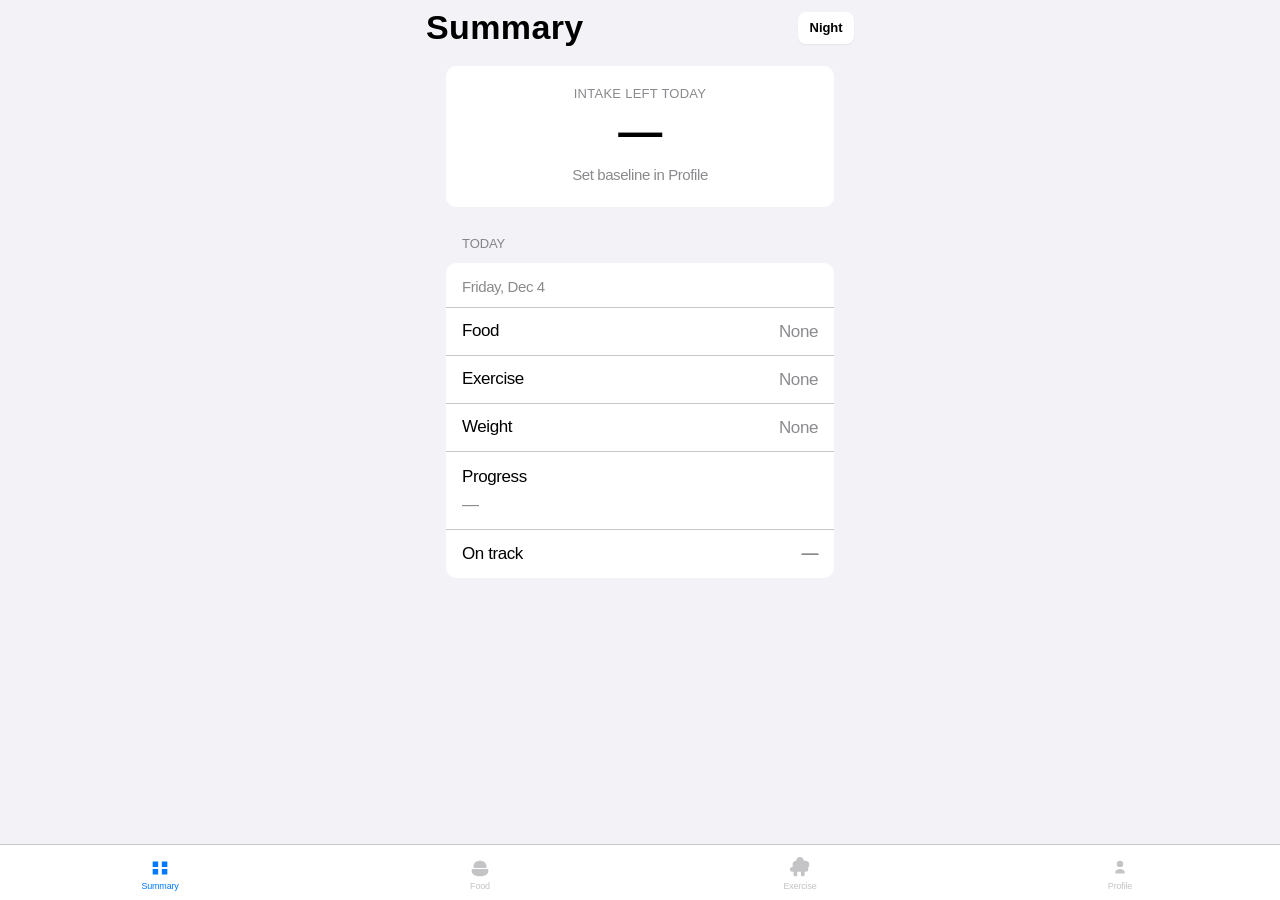
<file: index.html>
<!DOCTYPE html>
<html lang="en-US" data-theme="day">
<head>
  <meta charset="UTF-8" />
  <meta http-equiv="Cache-Control" content="no-cache, no-store, must-revalidate" />
  <meta http-equiv="Pragma" content="no-cache" />
  <meta http-equiv="Expires" content="0" />
  <script>
    window.DIET_APP_BUILD = 76;
  </script>
  <script>
    (function () {
      try {
        if ("serviceWorker" in navigator) {
          navigator.serviceWorker.getRegistrations().then(function (regs) {
            regs.forEach(function (r) {
              r.unregister();
            });
          });
          navigator.serviceWorker.register("sw.js?v=76").catch(function () {});
        }
        if (window.caches) {
          caches.keys().then(function (keys) {
            keys.forEach(function (k) {
              caches.delete(k);
            });
          });
        }
        localStorage.removeItem("dietAppBuild");
      } catch (e) {}
    })();
  </script>
  <script>
    (function () {
      try {
        var raw = localStorage.getItem("dietTracker_v4");
        var saved = raw ? JSON.parse(raw) : null;
        var night = saved && saved.settings && saved.settings.theme === "night";
        var mode = night ? "night" : "day";
        document.documentElement.setAttribute("data-theme", mode);
        var tc = document.querySelector('meta[name="theme-color"]');
        var cs = document.querySelector('meta[name="color-scheme"]');
        var sb = document.querySelector('meta[name="apple-mobile-web-app-status-bar-style"]');
        if (tc) tc.setAttribute("content", night ? "#000000" : "#f2f2f7");
        if (cs) cs.setAttribute("content", night ? "dark" : "light");
        if (sb) sb.setAttribute("content", night ? "black" : "default");
        document.documentElement.style.colorScheme = night ? "dark" : "light";
      } catch (e) {}
    })();
  </script>
  <meta name="viewport" content="width=device-width, initial-scale=1, maximum-scale=1, user-scalable=no, viewport-fit=cover" />
  <meta name="color-scheme" content="light" />
  <meta name="theme-color" content="#f2f2f7" />
  <meta name="apple-mobile-web-app-capable" content="yes" />
  <meta name="apple-mobile-web-app-status-bar-style" content="default" />
  <meta name="apple-mobile-web-app-title" content="Diet" />
  <title>Diet</title>
  <link rel="manifest" href="files/manifest.webmanifest" />
  <link rel="icon" href="files/icon.svg" type="image/svg+xml" />
  <link rel="apple-touch-icon" href="apple-touch-icon.png?v=6" sizes="180x180" />
  <link rel="stylesheet" href="files/styles.css?v=76" />
</head>
<body class="app-shell">
  <header class="site-header">
    <div class="header-inner">
      <h1 id="pageTitle">Summary</h1>
      <button type="button" class="theme-toggle-btn" id="themeToggleBtn" aria-label="Switch to night mode">Night</button>
    </div>
  </header>

  <main class="app-main">
    <section class="view active" id="view-summary" data-view="summary">
      <div class="view-scroll view-scroll--static">
        <div class="view-section view-section--first">
          <div class="intake-hero group">
            <p class="intake-hero-label">Intake left today</p>
            <p class="intake-hero-value-wrap"><span class="intake-hero-value" id="calorieLeftHero">—</span><span class="intake-hero-unit hidden" id="calorieLeftUnit"> kcal</span></p>
            <p class="intake-hero-sub hidden" id="calorieLeftSub"></p>
          </div>
        </div>
        <div class="view-section">
          <p class="section-label">Today</p>
          <div class="group">
            <p class="today-date" id="todayDate"></p>
            <ul class="status-list">
              <li class="status-row"><span class="status-label">Food</span><span class="status-value" id="foodStatusText">None</span></li>
              <li class="status-row"><span class="status-label">Exercise</span><span class="status-value" id="exerciseStatusText">None</span></li>
              <li class="status-row"><span class="status-label">Weight</span><span class="status-value" id="weightStatusText">None</span></li>
              <li class="status-row status-row--stacked"><span class="status-label">Progress</span><span class="status-value status-value--wrap" id="progressStatusText">—</span></li>
              <li class="status-row--track">
                <div class="status-track-primary">
                  <span class="status-label">On track</span>
                  <span class="status-value track-status-head" id="trackStatusHead">—</span>
                </div>
                <p class="track-status-detail hidden" id="trackStatusDetail"></p>
              </li>
            </ul>
          </div>
        </div>
      </div>
    </section>

    <section class="view" id="view-food" data-view="food">
      <div class="food-pane" id="foodScroll">
        <div class="view-section view-section--first view-section--compact">
          <p class="section-label">Meals</p>
          <div class="group">
            <div class="meal-tabs" id="mealTypeSegment">
              <button type="button" class="meal-tab" data-meal="breakfast">Breakfast</button>
              <button type="button" class="meal-tab is-selected" data-meal="lunch">Lunch</button>
              <button type="button" class="meal-tab" data-meal="dinner">Dinner</button>
              <button type="button" class="meal-tab" data-meal="snacks">Snacks</button>
              <button type="button" class="meal-tab" data-meal="drinks">Drinks</button>
            </div>
            <div id="foodRecordPanel">
              <div class="meal-log-mode hidden" id="mealLogModeRow">
                <button type="button" class="meal-log-mode-btn is-selected" data-mode="fixed">Fixed</button>
                <button type="button" class="meal-log-mode-btn" data-mode="build">Build</button>
              </div>
              <div id="foodFixedPanel">
                <form id="foodQuickAddForm" class="plate-add-form">
                  <input type="text" id="foodQuickAddName" placeholder="Item" autocomplete="off" />
                  <input type="number" id="foodQuickAddKcal" class="plate-add-kcal" placeholder="kcal" min="0" max="9999" inputmode="numeric" />
                  <button type="submit" class="btn btn-tinted">Save</button>
                </form>
                <div class="meal-food-library is-empty">
                  <div id="foodFixedLibraryList" class="meal-food-library-scroll"></div>
                </div>
                <p id="fixedTotalCal" class="meal-total hidden"></p>
                <button type="button" class="btn btn-filled hidden" id="fixedSaveBtn">Add to intake</button>
              </div>
              <div id="foodBuildPanel" class="hidden">
                <form id="plateAddCustomForm" class="plate-add-form">
                  <input type="text" id="plateCustomName" placeholder="Item" autocomplete="off" />
                  <button type="submit" class="btn btn-tinted">Save</button>
                </form>
                <div class="meal-food-library is-empty">
                  <div id="plateFoodLibraryList" class="meal-food-library-scroll"></div>
                </div>
                <p class="field-caption inset-top hidden" id="plateMealSectionLabel">This meal</p>
                <div id="plateDraftList" class="plate-draft-list"></div>
                <p id="plateTotalRange" class="meal-total hidden"></p>
                <button type="button" class="btn btn-filled hidden" id="plateSaveBtn">Add to intake</button>
              </div>
            </div>
          </div>
        </div>
        <details class="disclosure food-disclosure" id="foodTodayDetails">
          <summary>History</summary>
          <div id="todayFoodList" class="log-list food-disclosure-body"></div>
        </details>
      </div>
    </section>

    <section class="view" id="view-exercise" data-view="exercise">
      <div class="view-scroll">
        <div class="view-section view-section--first">
          <p class="section-label">Record</p>
          <div class="group">
            <div class="card-header-row card-header-row--inset">
              <span class="card-header-title">Type</span>
              <button type="button" class="btn-icon-add" id="addExerciseTypeBtn" aria-label="Add exercise">+</button>
            </div>
            <div class="exercise-type-list" id="exerciseTypePick"></div>
            <form id="exerciseForm">
              <div class="field-row"><label for="exerciseMinutes">Duration (min)</label><input type="number" id="exerciseMinutes" min="1" value="20" inputmode="numeric" /></div>
              <div class="field-row"><label for="exerciseCaloriesManual">Calories (opt)</label><input type="number" id="exerciseCaloriesManual" inputmode="numeric" min="0" placeholder="Auto" /></div>
              <div class="field-row field-row-action">
                <button type="submit" class="btn btn-filled btn-block">Save exercise</button>
              </div>
            </form>
          </div>
        </div>
        <div class="view-section">
          <p class="section-label">Today</p>
          <div class="group"><div id="exerciseTodayList" class="log-list"></div></div>
        </div>
      </div>
    </section>

    <section class="view" id="view-profile" data-view="profile">
      <div class="view-scroll">
        <div id="profileSetupBlock">
          <div class="view-section view-section--first">
            <p class="section-label">Baseline</p>
            <p class="field-caption block-caption">Set once: height, starting weight, goal.</p>
            <form id="profileSetupForm" class="group">
              <div class="field-row"><label for="setupAge">Age</label><input type="number" id="setupAge" inputmode="numeric" min="10" max="120" /></div>
              <div class="field-row">
                <span class="field-row-label">Sex</span>
                <select id="setupSex" class="field-select"><option value="male">Male</option><option value="female">Female</option></select>
              </div>
              <div class="field-row"><label for="setupHeight">Height (cm)</label><input type="number" id="setupHeight" inputmode="decimal" step="0.1" /></div>
              <div class="field-row"><label for="setupWeight">Starting weight (kg)</label><input type="number" id="setupWeight" inputmode="decimal" step="0.1" /></div>
              <div class="field-row"><label for="setupIdeal">Ideal weight (kg)</label><input type="number" id="setupIdeal" inputmode="decimal" step="0.1" /></div>
              <div class="field-row field-row-action"><button type="submit" class="btn btn-filled btn-block">Set baseline</button></div>
            </form>
          </div>
        </div>

        <div id="profileMainBlock" class="hidden">
          <div class="view-section view-section--first view-section--tight">
            <div class="baseline-header">
              <span class="baseline-header-label">Baseline</span>
              <button type="button" class="btn-link" id="editBaselineBtn" aria-expanded="false">Edit</button>
            </div>
            <div class="group group-padded baseline-card" id="baselineSummary"></div>
            <form id="profileEditForm" class="group hidden">
              <div class="field-row"><label for="editAge">Age</label><input type="number" id="editAge" inputmode="numeric" min="10" max="120" /></div>
              <div class="field-row"><span class="field-row-label">Sex</span><select id="editSex" class="field-select field-select--full"><option value="male">Male</option><option value="female">Female</option></select></div>
              <div class="field-row"><label for="editHeight">Height (cm)</label><input type="number" id="editHeight" inputmode="decimal" step="0.1" /></div>
              <div class="field-row"><label for="editIdeal">Ideal weight (kg)</label><input type="number" id="editIdeal" inputmode="decimal" step="0.1" /></div>
              <div class="field-row field-row-action"><button type="submit" class="btn btn-tinted btn-block">Save baseline</button></div>
            </form>
          </div>

          <div class="view-section view-section--tight">
            <p class="section-label">Update</p>
            <form id="weightForm" class="group">
              <div class="field-row"><label for="todayWeight">Weight today (kg)</label><input type="number" id="todayWeight" inputmode="decimal" step="0.01" min="30" max="300" /></div>
              <div class="field-row field-row-action"><button type="submit" class="btn btn-filled btn-block">Save weight</button></div>
            </form>
          </div>

          <div class="view-section" id="profileWeightBlock">
            <p class="section-label">Tracker</p>
            <div class="group group-padded">
              <div class="month-nav">
                <button type="button" class="btn btn-tinted btn-compact" id="monthOlder" aria-label="Older month">‹</button>
                <p class="month-nav-title" id="monthNavTitle">—</p>
                <button type="button" class="btn btn-tinted btn-compact" id="monthNewer" aria-label="Newer month">›</button>
              </div>
              <div class="month-weekdays" aria-hidden="true">
                <span>M</span><span>T</span><span>W</span><span>T</span><span>F</span><span>S</span><span>S</span>
              </div>
              <div class="month-grid month-grid--data" id="monthGrid" aria-label="Month"></div>
            </div>
          </div>

        </div>

        <div class="view-section view-section--tight">
          <p class="section-label">App</p>
          <div class="group">
            <button type="button" class="row-link" id="forceAppUpdateBtn">
              <span class="row-link-label">Load latest version</span>
              <span class="row-link-meta" id="appVersionLabel">v76</span>
            </button>
          </div>
        </div>

        <div class="view-section view-section--tight">
          <p class="section-label">Backup</p>
          <div class="group">
            <button type="button" class="row-link" id="exportDataBtn"><span class="row-link-label">Export backup…</span></button>
            <button type="button" class="row-link" id="importDataBtn"><span class="row-link-label">Import backup…</span></button>
          </div>
          <input type="file" id="importDataFile" accept="application/json,.json" hidden />
        </div>

        <div class="view-section view-section--last">
          <div class="group">
            <button type="button" class="row-link row-link-destructive" id="resetData"><span class="row-link-label">Reset all data…</span></button>
          </div>
        </div>
      </div>
    </section>
  </main>

  <nav class="tab-bar" aria-label="Main">
    <button type="button" class="tab active" data-tab="summary" aria-current="page">
      <svg viewBox="0 0 24 24" fill="currentColor" aria-hidden="true"><path d="M4 5h6v6H4V5zm10 0h6v6h-6V5zM4 13h6v6H4v-6zm10 0h6v6h-6v-6z"/></svg>
      <span class="tab-label">Summary</span>
    </button>
    <button type="button" class="tab" data-tab="food">
      <svg viewBox="0 0 24 24" fill="currentColor" aria-hidden="true"><path d="M12 4c-3.9 0-7 2.5-7 5.5V12h14V9.5C19 6.5 15.9 4 12 4zm-9 9v3c0 2.8 4 5 9 5s9-2.2 9-5v-3H3zm2 3v1c0 1.5 3.1 3 7 3s7-1.5 7-3v-1H5z"/></svg>
      <span class="tab-label">Food</span>
    </button>
    <button type="button" class="tab" data-tab="exercise">
      <svg viewBox="0 0 24 24" fill="currentColor" aria-hidden="true"><path d="M8 4c-2.2 0-4 1.6-4 3.6V11H3.5C2.1 11 1 12.1 1 13.5S2.1 16 3.5 16H5v3.5c0 .8.7 1.5 1.5 1.5h1c.8 0 1.5-.7 1.5-1.5V16h4v3.5c0 .8.7 1.5 1.5 1.5h1c.8 0 1.5-.7 1.5-1.5V16h1.5c1.4 0 2.5-1.1 2.5-2.5v-2.9H22v-3.4C22 5.6 20.2 4 18 4h-2V3.6C16 1.6 14.2 0 12 0S8 1.6 8 3.6V4z"/></svg>
      <span class="tab-label">Exercise</span>
    </button>
    <button type="button" class="tab" data-tab="profile">
      <svg viewBox="0 0 24 24" fill="currentColor" aria-hidden="true"><path d="M12 11a3.5 3.5 0 1 0-3.5-3.5A3.5 3.5 0 0 0 12 11zm0 2c-2.8 0-5 1.5-5 3.3V18h10v-1.7c0-1.8-2.2-3.3-5-3.3z"/></svg>
      <span class="tab-label">Profile</span>
    </button>
  </nav>

  <div id="exerciseTypeModal" class="sheet-modal hidden" role="dialog" aria-labelledby="exerciseModalTitle" aria-modal="true">
    <button type="button" class="sheet-backdrop" id="exerciseModalBackdrop" aria-label="Close"></button>
    <div class="sheet-panel">
      <p class="sheet-title" id="exerciseModalTitle">Add exercise</p>
      <form id="addExerciseTypeForm" class="form-stack">
        <label>
          <span class="field-caption">Name</span>
          <input type="text" id="newExerciseTypeName" placeholder="e.g. Running" autocomplete="off" />
        </label>
        <p class="field-caption" id="newExerciseTypeHint">Burn rate estimated from name.</p>
        <button type="submit" class="btn btn-filled">Add</button>
        <button type="button" class="btn btn-tinted" id="exerciseModalCancel">Cancel</button>
      </form>
    </div>
  </div>

  <div id="emergencyBackup" class="emergency-backup hidden" hidden>
    <div class="emergency-backup-panel">
      <h2>Save your backup</h2>
      <p id="emergencyBackupStatus">Checking this device…</p>
      <button type="button" class="btn btn-filled" id="emergencyBackupBtn" hidden>Download backup</button>
      <p class="field-caption">Your data stays on this phone. Nothing is uploaded.</p>
    </div>
  </div>

  <script src="files/body-math.js?v=76"></script>
  <script src="files/plate-meal.js?v=76"></script>
  <script src="files/drink-meal.js?v=76"></script>
  <script src="files/sg-nutrition-db.js?v=76"></script>
  <script src="files/app.js?v=76"></script>
  <script>
    (function () {
      var KEYS = ["dietTracker_v4", "dietTracker_v3", "dietTracker_v2", "dietTracker_v1"];

      function showEmergency() {
        var panel = document.getElementById("emergencyBackup");
        if (!panel) return;
        panel.hidden = false;
        panel.classList.remove("hidden");

        var status = document.getElementById("emergencyBackupStatus");
        var btn = document.getElementById("emergencyBackupBtn");
        var raw = null;
        var storageKey = null;

        for (var i = 0; i < KEYS.length; i += 1) {
          var hit = localStorage.getItem(KEYS[i]);
          if (hit) {
            raw = hit;
            storageKey = KEYS[i];
            break;
          }
        }

        if (!raw) {
          status.textContent = "No Diet data found on this install.";
          return;
        }

        var state;
        try {
          state = JSON.parse(raw);
        } catch (e) {
          status.textContent = "Data found but could not be read.";
          return;
        }

        var meals = Array.isArray(state.mealLogs) ? state.mealLogs.length : 0;
        var weights = Array.isArray(state.weightEntries) ? state.weightEntries.length : 0;
        status.textContent =
          "Found " + meals + " meal logs and " + weights + " weight entries. Tap to save a .json file.";

        btn.hidden = false;
        btn.onclick = function () {
          var payload = {
            app: "diet-tracker",
            backupVersion: 1,
            storageKey: storageKey,
            exportedAt: new Date().toISOString(),
            state: state,
          };
          var json = JSON.stringify(payload, null, 2);
          var blob = new Blob([json], { type: "application/json" });
          var url = URL.createObjectURL(blob);
          var a = document.createElement("a");
          a.href = url;
          a.download = "diet-backup-" + new Date().toISOString().slice(0, 10) + ".json";
          document.body.appendChild(a);
          a.click();
          a.remove();
          URL.revokeObjectURL(url);
          status.textContent = "Backup downloaded — save the file to Files or iCloud.";
        };
      }

      if (/[?&]recover=1(?:&|$)/.test(location.search)) showEmergency();
      setTimeout(function () {
        if (!window.__dietAppReady) showEmergency();
      }, 2500);
    })();
  </script>
</body>
</html>
</file>
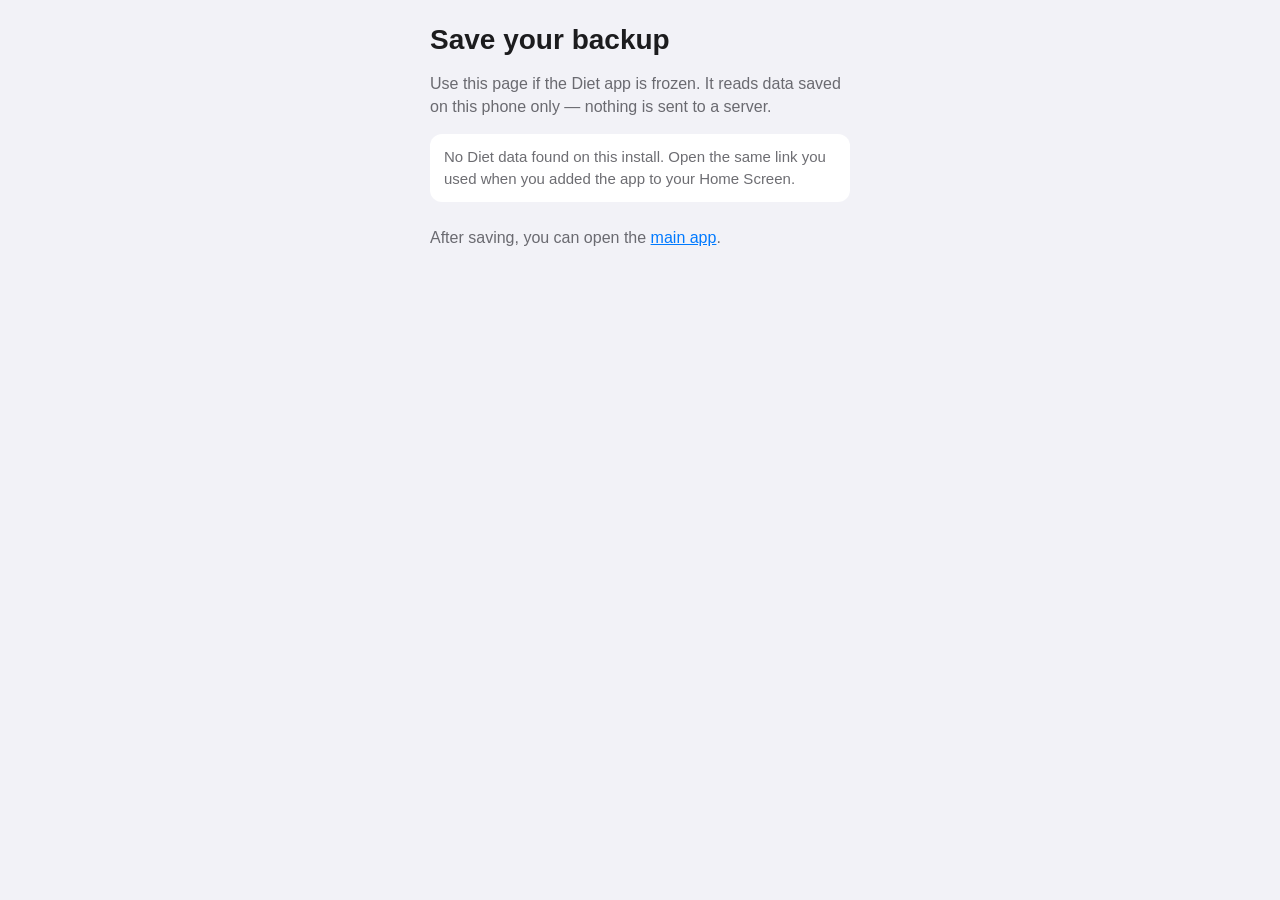
<file: recover.html>
<!DOCTYPE html>
<html lang="en-US">
<head>
  <meta charset="UTF-8" />
  <meta name="viewport" content="width=device-width, initial-scale=1, viewport-fit=cover" />
  <title>Diet — Save backup</title>
  <script>
    (function () {
      try {
        if ("serviceWorker" in navigator) {
          navigator.serviceWorker.getRegistrations().then(function (regs) {
            regs.forEach(function (r) {
              r.unregister();
            });
          });
        }
        if (window.caches) {
          caches.keys().then(function (keys) {
            keys.forEach(function (k) {
              caches.delete(k);
            });
          });
        }
        localStorage.removeItem("dietAppBuild");
      } catch (e) {}
    })();
  </script>
  <style>
    body {
      font-family: -apple-system, BlinkMacSystemFont, "Segoe UI", sans-serif;
      margin: 0;
      padding: 24px;
      background: #f2f2f7;
      color: #1c1c1e;
    }
    main {
      max-width: 420px;
      margin: 0 auto;
    }
    h1 {
      font-size: 28px;
      margin: 0 0 8px;
    }
    p {
      line-height: 1.45;
      color: rgba(60, 60, 67, 0.75);
    }
    button {
      width: 100%;
      margin-top: 16px;
      padding: 14px 16px;
      border: 0;
      border-radius: 12px;
      background: #007aff;
      color: #fff;
      font-size: 17px;
      font-weight: 600;
    }
    .status {
      margin-top: 16px;
      padding: 12px 14px;
      border-radius: 12px;
      background: #fff;
      font-size: 15px;
    }
    a {
      color: #007aff;
    }
  </style>
</head>
<body>
  <main>
    <h1>Save your backup</h1>
    <p>
      Use this page if the Diet app is frozen. It reads data saved on this phone only —
      nothing is sent to a server.
    </p>
    <p id="status" class="status">Checking this device…</p>
    <button type="button" id="downloadBtn" hidden>Download backup</button>
    <p style="margin-top: 24px">
      After saving, you can open the
      <a href="./index.html?v=69">main app</a>.
    </p>
  </main>
  <script>
    (function () {
      var KEYS = ["dietTracker_v4", "dietTracker_v3", "dietTracker_v2", "dietTracker_v1"];
      var status = document.getElementById("status");
      var btn = document.getElementById("downloadBtn");
      var raw = null;
      var storageKey = null;

      for (var i = 0; i < KEYS.length; i += 1) {
        var hit = localStorage.getItem(KEYS[i]);
        if (hit) {
          raw = hit;
          storageKey = KEYS[i];
          break;
        }
      }

      if (!raw) {
        status.textContent = "No Diet data found on this install. Open the same link you used when you added the app to your Home Screen.";
        return;
      }

      var state;
      try {
        state = JSON.parse(raw);
      } catch (e) {
        status.textContent = "Data is here but could not be read. Try the main app or contact support with a screenshot.";
        return;
      }

      var meals = Array.isArray(state.mealLogs) ? state.mealLogs.length : 0;
      var weights = Array.isArray(state.weightEntries) ? state.weightEntries.length : 0;
      status.textContent =
        "Found your data (" + meals + " meal logs, " + weights + " weight entries). Tap below to save a .json file.";

      btn.hidden = false;
      btn.addEventListener("click", function () {
        var payload = {
          app: "diet-tracker",
          backupVersion: 1,
          storageKey: storageKey,
          exportedAt: new Date().toISOString(),
          state: state,
        };
        var json = JSON.stringify(payload, null, 2);
        var blob = new Blob([json], { type: "application/json" });
        var url = URL.createObjectURL(blob);
        var a = document.createElement("a");
        a.href = url;
        a.download = "diet-backup-" + new Date().toISOString().slice(0, 10) + ".json";
        document.body.appendChild(a);
        a.click();
        a.remove();
        URL.revokeObjectURL(url);
        status.textContent = "Backup downloaded. Keep that file somewhere safe (Files app, iCloud, email to yourself).";
      });
    })();
  </script>
</body>
</html>
</file>
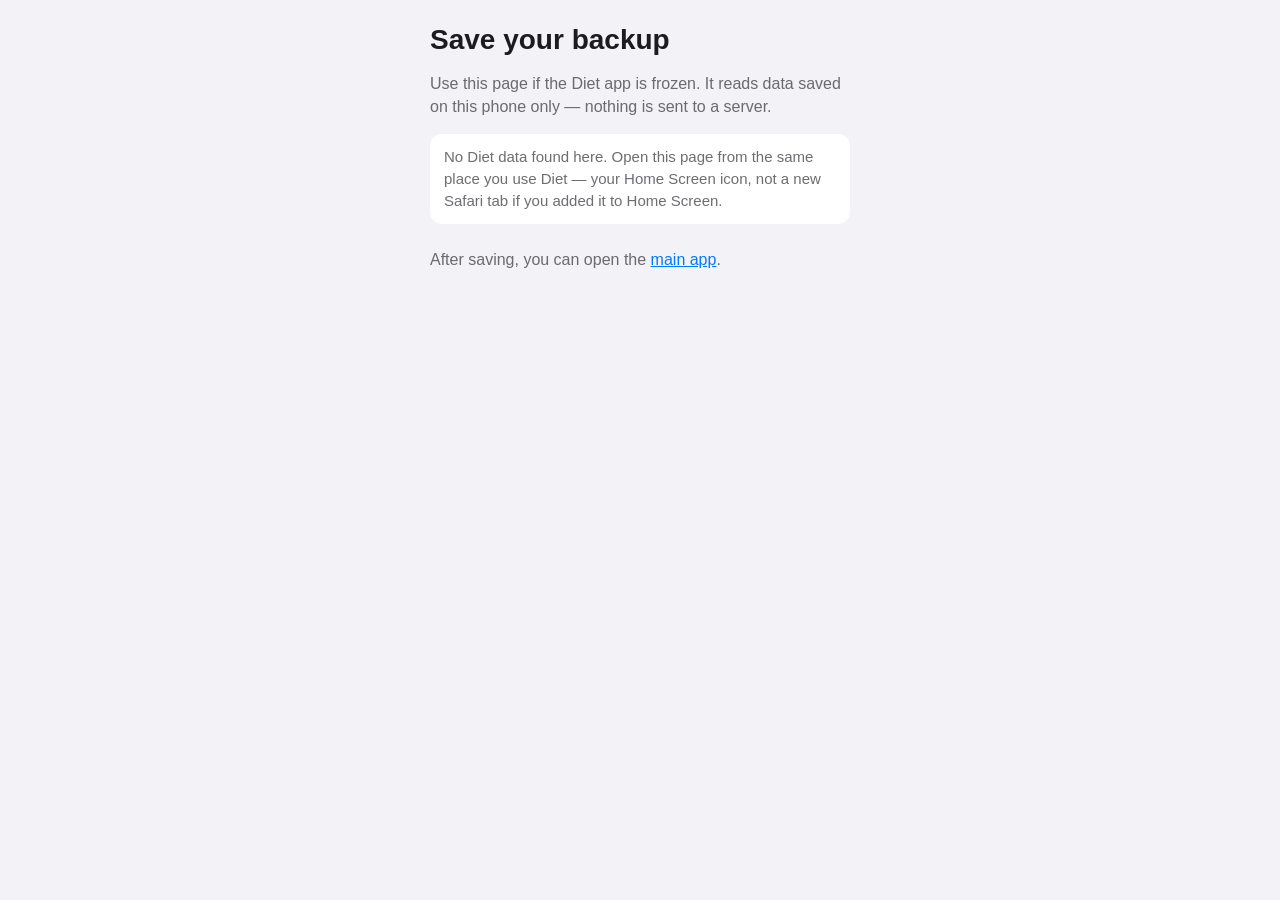
<file: files/recover.html>
<!DOCTYPE html>
<html lang="en-US">
<head>
  <meta charset="UTF-8" />
  <meta name="viewport" content="width=device-width, initial-scale=1, viewport-fit=cover" />
  <title>Diet — Save backup</title>
  <script>
    (function () {
      try {
        if ("serviceWorker" in navigator) {
          navigator.serviceWorker.getRegistrations().then(function (regs) {
            regs.forEach(function (r) {
              r.unregister();
            });
          });
        }
        if (window.caches) {
          caches.keys().then(function (keys) {
            keys.forEach(function (k) {
              caches.delete(k);
            });
          });
        }
        localStorage.removeItem("dietAppBuild");
      } catch (e) {}
    })();
  </script>
  <style>
    body {
      font-family: -apple-system, BlinkMacSystemFont, "Segoe UI", sans-serif;
      margin: 0;
      padding: 24px;
      background: #f2f2f7;
      color: #1c1c1e;
    }
    main {
      max-width: 420px;
      margin: 0 auto;
    }
    h1 {
      font-size: 28px;
      margin: 0 0 8px;
    }
    p {
      line-height: 1.45;
      color: rgba(60, 60, 67, 0.75);
    }
    button {
      width: 100%;
      margin-top: 16px;
      padding: 14px 16px;
      border: 0;
      border-radius: 12px;
      background: #007aff;
      color: #fff;
      font-size: 17px;
      font-weight: 600;
    }
    .status {
      margin-top: 16px;
      padding: 12px 14px;
      border-radius: 12px;
      background: #fff;
      font-size: 15px;
    }
    a {
      color: #007aff;
    }
  </style>
</head>
<body>
  <main>
    <h1>Save your backup</h1>
    <p>
      Use this page if the Diet app is frozen. It reads data saved on this phone only —
      nothing is sent to a server.
    </p>
    <p id="status" class="status">Checking this device…</p>
    <button type="button" id="downloadBtn" hidden>Download backup</button>
    <p style="margin-top: 24px">
      After saving, you can open the
      <a href="../index.html">main app</a>.
    </p>
  </main>
  <script>
    (function () {
      var KEYS = ["dietTracker_v4", "dietTracker_v3", "dietTracker_v2", "dietTracker_v1"];
      var status = document.getElementById("status");
      var btn = document.getElementById("downloadBtn");
      var raw = null;
      var storageKey = null;

      for (var i = 0; i < KEYS.length; i += 1) {
        var hit = localStorage.getItem(KEYS[i]);
        if (hit) {
          raw = hit;
          storageKey = KEYS[i];
          break;
        }
      }

      if (!raw) {
        status.textContent =
          "No Diet data found here. Open this page from the same place you use Diet — your Home Screen icon, not a new Safari tab if you added it to Home Screen.";
        return;
      }

      var state;
      try {
        state = JSON.parse(raw);
      } catch (e) {
        status.textContent = "Data is here but could not be read.";
        return;
      }

      var meals = Array.isArray(state.mealLogs) ? state.mealLogs.length : 0;
      var weights = Array.isArray(state.weightEntries) ? state.weightEntries.length : 0;
      status.textContent =
        "Found your data (" + meals + " meal logs, " + weights + " weight entries). Tap below to save a .json file.";

      btn.hidden = false;
      btn.addEventListener("click", function () {
        var payload = {
          app: "diet-tracker",
          backupVersion: 1,
          storageKey: storageKey,
          exportedAt: new Date().toISOString(),
          state: state,
        };
        var json = JSON.stringify(payload, null, 2);
        var blob = new Blob([json], { type: "application/json" });
        var url = URL.createObjectURL(blob);
        var a = document.createElement("a");
        a.href = url;
        a.download = "diet-backup-" + new Date().toISOString().slice(0, 10) + ".json";
        document.body.appendChild(a);
        a.click();
        a.remove();
        URL.revokeObjectURL(url);
        status.textContent = "Backup downloaded. Keep that file somewhere safe (Files app, iCloud, email to yourself).";
      });
    })();
  </script>
</body>
</html>
</file>
<file: files/styles.css>
/* System UI — iOS Settings style (day / night) */

:root {
  color-scheme: light;
  --font: -apple-system, BlinkMacSystemFont, "Helvetica Neue", Helvetica, Arial, sans-serif;
  --radius: 10px;
  --safe-top: env(safe-area-inset-top, 0px);
  --safe-bottom: env(safe-area-inset-bottom, 0px);
  --tab-h: 56px;
  --bg-grouped: #f2f2f7;
  --bg-primary: #ffffff;
  --label: #000000;
  --label-secondary: rgba(60, 60, 67, 0.6);
  --label-tertiary: rgba(60, 60, 67, 0.3);
  --separator: rgba(60, 60, 67, 0.29);
  --separator-opaque: #c6c6c8;
  --fill: rgba(120, 120, 128, 0.2);
  --tint: #007aff;
  --destructive: #ff3b30;
  --header-bg: #f2f2f7;
  --tab-bar-bg: #ffffff;
  --row-active: #d1d1d6;
  --segment-track: rgba(120, 120, 128, 0.16);
  --segment-thumb: #ffffff;
  --segment-shadow: 0 1px 3px rgba(0, 0, 0, 0.12), 0 1px 2px rgba(0, 0, 0, 0.06);
  --tracker-empty: #ececf1;
  --tracker-data: #d4e3ff;
  --tracker-over: #ffd6d3;
  --tracker-today: #b8d4ff;
  --overlay: rgba(0, 0, 0, 0.35);
  --sheet-shadow: 0 8px 32px rgba(0, 0, 0, 0.18);
  --tint-soft: rgba(0, 122, 255, 0.08);
  --bg-inset: #f2f2f7;
}

html[data-theme="night"] {
  color-scheme: dark;
  --bg-grouped: #000000;
  --bg-primary: #1c1c1e;
  --label: #ffffff;
  --label-secondary: rgba(235, 235, 245, 0.6);
  --label-tertiary: rgba(235, 235, 245, 0.3);
  --separator: rgba(84, 84, 88, 0.65);
  --separator-opaque: #38383a;
  --fill: rgba(120, 120, 128, 0.32);
  --tint: #0a84ff;
  --destructive: #ff453a;
  --header-bg: #000000;
  --tab-bar-bg: #1c1c1e;
  --row-active: #2c2c2e;
  --segment-track: rgba(118, 118, 128, 0.24);
  --segment-thumb: #636366;
  --segment-shadow: 0 1px 3px rgba(0, 0, 0, 0.35);
  --tracker-empty: #2c2c2e;
  --tracker-data: #1e3a5f;
  --tracker-over: #4a2020;
  --tracker-today: #0d3058;
  --overlay: rgba(0, 0, 0, 0.55);
  --sheet-shadow: 0 8px 32px rgba(0, 0, 0, 0.5);
  --tint-soft: rgba(10, 132, 255, 0.22);
  --bg-inset: #2c2c2e;
}

* {
  box-sizing: border-box;
  -webkit-tap-highlight-color: transparent;
}

html {
  -webkit-text-size-adjust: 100%;
  text-size-adjust: 100%;
}

html,
body {
  height: 100%;
  margin: 0;
  overscroll-behavior: none;
  touch-action: manipulation;
}

body.app-shell {
  display: flex;
  flex-direction: column;
  height: 100dvh;
  max-height: 100dvh;
  overflow: hidden;
  position: fixed;
  inset: 0;
  width: 100%;
  font-family: var(--font);
  font-size: 17px;
  font-weight: 400;
  line-height: 1.29412;
  letter-spacing: -0.41px;
  color: var(--label);
  background: var(--bg-grouped);
  -webkit-font-smoothing: antialiased;
}

.site-header {
  flex-shrink: 0;
  position: sticky;
  top: 0;
  z-index: 20;
  padding: calc(0.45rem + var(--safe-top)) 20px 0.35rem;
  background: var(--header-bg);
  backdrop-filter: none;
  -webkit-backdrop-filter: none;
}

.app-shell::before {
  content: "";
  position: fixed;
  top: 0;
  left: 0;
  right: 0;
  height: var(--safe-top);
  background: var(--header-bg);
  z-index: 21;
  pointer-events: none;
}

.header-inner {
  display: flex;
  align-items: center;
  justify-content: space-between;
  gap: 10px;
  max-width: 428px;
  margin: 0 auto;
}

.site-header h1 {
  margin: 0;
  flex: 1;
  min-width: 0;
  font-size: 34px;
  font-weight: 700;
  letter-spacing: 0.37px;
  line-height: 41px;
}

.theme-toggle-btn {
  flex-shrink: 0;
  appearance: none;
  border: none;
  border-radius: 8px;
  box-sizing: border-box;
  width: 56px;
  min-height: 32px;
  padding: 6px 0;
  font-family: inherit;
  font-size: 13px;
  font-weight: 600;
  letter-spacing: -0.08px;
  line-height: 18px;
  text-align: center;
  color: var(--label);
  background: var(--bg-primary);
  box-shadow: 0 1px 2px rgba(0, 0, 0, 0.06);
  touch-action: manipulation;
}

.theme-toggle-btn:active {
  opacity: 0.65;
}

html[data-theme="night"] .theme-toggle-btn {
  background: var(--bg-primary);
  box-shadow: none;
}

.app-main {
  flex: 1;
  max-width: 428px;
  width: 100%;
  margin: 0 auto;
  min-height: 0;
  overflow: hidden;
  overflow-x: hidden;
  position: relative;
  touch-action: pan-y;
}

.view {
  display: none;
  position: absolute;
  inset: 0;
  width: 100%;
  height: 100%;
  overflow: hidden;
}

.view.active {
  display: block;
}

.view-scroll {
  height: 100%;
  overflow-x: hidden;
  overflow-y: auto;
  overscroll-behavior: contain;
  -webkit-overflow-scrolling: touch;
  touch-action: pan-y;
  scrollbar-width: none;
  -ms-overflow-style: none;
  padding: 12px 20px 20px;
}

.view-scroll::-webkit-scrollbar {
  display: none;
  width: 0;
  height: 0;
}

.view-scroll--locked,
.view-scroll--static {
  overflow: hidden;
  touch-action: none;
  overscroll-behavior: none;
}

#view-summary.view.active {
  overflow: hidden;
}

#view-summary .view-scroll {
  padding-bottom: 12px;
}

.view-section {
  margin-bottom: 28px;
}

.view-section--first {
  margin-top: 0;
}

.view-section--last {
  margin-bottom: 8px;
}

.view-section--appearance {
  padding-bottom: 4px;
}

.theme-segment {
  display: flex;
  padding: 2px;
  background: var(--segment-track);
  border-radius: 9px;
  gap: 0;
}

.theme-segment-btn {
  flex: 1;
  appearance: none;
  border: none;
  margin: 0;
  padding: 7px 10px;
  border-radius: 7px;
  background: transparent;
  font-family: inherit;
  font-size: 13px;
  font-weight: 600;
  letter-spacing: -0.08px;
  line-height: 18px;
  color: var(--label);
  touch-action: manipulation;
}

.theme-segment-btn.is-selected {
  background: var(--segment-thumb);
  box-shadow: var(--segment-shadow);
}

.theme-segment-btn:active:not(.is-selected) {
  opacity: 0.65;
}

.view-section--tight {
  margin-bottom: 20px;
}

.section-header-row {
  display: flex;
  align-items: center;
  justify-content: space-between;
  gap: 12px;
  margin: 0 0 10px;
  padding: 0 16px;
  min-height: 22px;
}

.card-header-row {
  display: flex;
  align-items: center;
  justify-content: space-between;
  gap: 12px;
  padding: 12px 16px 8px;
  border-bottom: 0.55px solid var(--separator);
}

.card-header-row--inset {
  border-bottom: none;
  padding-bottom: 4px;
}

.card-header-title {
  font-size: 17px;
  font-weight: 600;
  color: var(--label);
}

.section-label--flush {
  margin: 0;
  line-height: 22px;
}

.section-header-row .btn-link {
  display: flex;
  align-items: center;
  height: 22px;
  line-height: 22px;
}

.btn-link {
  appearance: none;
  border: none;
  background: none;
  font: inherit;
  font-size: 17px;
  color: var(--tint);
  padding: 0 8px;
}

.section-label {
  margin: 0 0 10px 16px;
  font-size: 13px;
  font-weight: 400;
  line-height: 18px;
  letter-spacing: -0.08px;
  color: var(--label-secondary);
  text-transform: uppercase;
}

.section-label--nested {
  margin-top: 20px;
}

.intake-hero {
  padding: 20px 16px 22px;
  text-align: center;
}

.intake-hero-label {
  margin: 0 0 6px;
  font-size: 13px;
  font-weight: 500;
  letter-spacing: 0.02em;
  text-transform: uppercase;
  color: var(--label-secondary);
}

.intake-hero-value-wrap {
  margin: 0;
  line-height: 1.05;
}

.intake-hero-value {
  font-size: 44px;
  font-weight: 700;
  letter-spacing: -0.5px;
  color: var(--label);
}

.intake-hero-value.is-set {
  color: var(--tint);
}

.intake-hero-value.is-over {
  color: #ff3b30;
}

html[data-theme="night"] .intake-hero-value.is-over {
  color: #ff453a;
}

.intake-hero-unit {
  font-size: 22px;
  font-weight: 600;
  color: var(--label-secondary);
}

.intake-hero-value.is-set + .intake-hero-unit {
  color: var(--tint);
}

.intake-hero-value.is-over + .intake-hero-unit {
  color: #ff3b30;
}

html[data-theme="night"] .intake-hero-value.is-over + .intake-hero-unit {
  color: #ff453a;
}

.intake-hero-sub {
  margin: 10px 0 0;
  font-size: 15px;
  line-height: 20px;
  color: var(--label-secondary);
}

.group {
  background: var(--bg-primary);
  border-radius: var(--radius);
  overflow: hidden;
}

.group-padded {
  padding: 12px 16px 16px;
}

.group-footer {
  padding: 12px 16px;
}

.inset-top {
  margin-top: 6px;
}

.today-date {
  margin: 0;
  padding: 14px 16px 10px;
  font-size: 15px;
  line-height: 20px;
  color: var(--label-secondary);
}

.status-list {
  margin: 0;
  padding: 0;
  list-style: none;
}

.status-row {
  display: flex;
  justify-content: space-between;
  align-items: center;
  min-height: 48px;
  padding: 0 16px;
  border-top: 0.55px solid var(--separator);
}

.status-row--stacked {
  flex-direction: column;
  align-items: flex-start;
  gap: 6px;
  min-height: auto;
  padding-top: 14px;
  padding-bottom: 14px;
}

.status-row--track {
  margin: 0;
  padding: 0;
  list-style: none;
  border-top: 0.55px solid var(--separator);
}

.status-track-primary {
  display: flex;
  justify-content: space-between;
  align-items: center;
  min-height: 48px;
  padding: 0 16px;
}

.status-row--track .track-status-head {
  max-width: 42%;
  font-weight: 600;
  text-align: right;
}

.track-status-detail {
  margin: 0;
  padding: 4px 16px 16px;
  font-size: 15px;
  line-height: 24px;
  color: var(--label-secondary);
}

.track-status-head.on-track-yes {
  color: var(--label);
}

.track-status-head.on-track-no {
  color: var(--destructive);
}

.status-label {
  font-size: 17px;
  flex-shrink: 0;
}

.status-value {
  font-size: 17px;
  color: var(--label-secondary);
  text-align: right;
  max-width: 62%;
  line-height: 1.25;
}

.status-value--wrap {
  max-width: 100%;
  width: 100%;
  text-align: left;
  white-space: normal;
  word-break: break-word;
}

.status-value.is-set {
  color: var(--label);
}

.status-value.is-caution {
  color: #ff9500;
  font-weight: 600;
}

.baseline-card {
  display: grid;
  grid-template-columns: 1fr auto;
  gap: 10px 20px;
  align-items: start;
}

.baseline-card .baseline-main {
  grid-column: 1;
}

.baseline-card .baseline-metrics {
  grid-column: 2;
  text-align: right;
  font-size: 15px;
  line-height: 1.4;
  color: var(--label-secondary);
}

.baseline-line {
  margin: 0 0 6px;
  font-size: 17px;
  color: var(--label);
}

.baseline-line:last-child {
  margin-bottom: 0;
}

.baseline-metrics .baseline-line {
  margin-bottom: 10px;
  font-size: 15px;
}

.baseline-metrics strong {
  color: var(--label);
  font-weight: 600;
}

#view-food.view.active {
  display: flex;
  flex-direction: column;
}

.food-pane {
  flex: 1;
  min-height: 0;
  padding: 12px 20px 16px;
  overflow-y: auto;
  overscroll-behavior: contain;
  -webkit-overflow-scrolling: touch;
  touch-action: pan-y;
}

.food-pane.view-scroll--locked {
  overflow: hidden !important;
  overscroll-behavior: none;
  touch-action: none;
}

.list-buttons--scroll {
  max-height: 132px;
  overflow-y: auto;
  -webkit-overflow-scrolling: touch;
}

.baseline-header {
  display: flex;
  align-items: center;
  justify-content: space-between;
  margin: 0 0 10px;
  padding: 0 16px;
  height: 18px;
}

.baseline-header-label {
  font-size: 13px;
  line-height: 18px;
  font-weight: 400;
  letter-spacing: -0.08px;
  text-transform: uppercase;
  color: var(--label-secondary);
}

.baseline-header .btn-link {
  font-size: 17px;
  line-height: 18px;
  padding: 0;
  margin: 0;
}

.month-weekdays {
  display: grid;
  grid-template-columns: repeat(7, 1fr);
  gap: 6px;
  margin-top: 12px;
  text-align: center;
  font-size: 11px;
  font-weight: 600;
  color: var(--label-tertiary);
}

.month-grid--data .month-cell {
  aspect-ratio: 1;
  min-height: 0;
  flex-direction: column;
  align-items: center;
  justify-content: center;
  padding: 3px 2px;
  gap: 1px;
  border-radius: 8px;
  background: var(--tracker-empty);
  border: none;
}

.month-grid--data .month-cell.is-no-log {
  background: var(--tracker-empty);
}

.month-grid--data .month-cell.is-on-budget {
  background: var(--tracker-data);
}

.month-grid--data .month-cell.is-over-budget {
  background: var(--tracker-over);
}

.month-grid--data .month-cell.is-no-log .month-cell-day {
  color: var(--label-tertiary);
  font-weight: 600;
}

.month-grid--data .month-cell.is-on-budget .month-cell-day,
.month-grid--data .month-cell.is-over-budget .month-cell-day {
  color: var(--label);
}

.month-grid--data .month-cell.is-over-budget .month-cell-k {
  color: #ff3b30;
  font-weight: 600;
}

html[data-theme="night"] .month-grid--data .month-cell.is-over-budget .month-cell-k {
  color: #ff453a;
}

.month-grid--data .month-cell.is-today {
  box-shadow: inset 0 0 0 2px var(--tint);
}

.month-cell-day {
  font-size: 11px;
  font-weight: 700;
  color: var(--label);
  line-height: 1.1;
}

.month-cell-w,
.month-cell-k {
  font-size: 9px;
  line-height: 1.15;
  color: var(--label-secondary);
  text-align: center;
}

.swipe-row {
  position: relative;
  overflow: hidden;
  border-radius: 10px;
  margin-bottom: 8px;
  touch-action: pan-y;
}

.swipe-row-actions {
  position: absolute;
  right: 0;
  top: 0;
  bottom: 0;
  width: 76px;
  display: flex;
  align-items: center;
  justify-content: center;
  background: var(--destructive);
}

.swipe-delete-btn {
  appearance: none;
  border: none;
  background: transparent;
  color: #fff;
  font: inherit;
  font-size: 15px;
  font-weight: 600;
  width: 100%;
  height: 100%;
}

.swipe-row-content {
  position: relative;
  z-index: 1;
  background: var(--bg-primary);
  transition: transform 0.2s ease;
  will-change: transform;
}

.swipe-row-content .exercise-type-btn {
  width: 100%;
  margin: 0;
}

.food-disclosure {
  margin-top: 6px;
  margin-bottom: 12px;
  background: var(--bg-primary);
  border-radius: var(--radius);
  overflow: hidden;
}

.food-disclosure summary {
  background: transparent;
  border-radius: 0;
}

.food-disclosure[open] summary {
  border-bottom: 0.55px solid var(--separator);
}

.food-disclosure-body {
  padding: 0;
}

.food-disclosure-body .log-item:first-child,
.food-disclosure-body .log-swipe-row:first-child .log-item,
.food-disclosure-body .log-swipe-row:first-child {
  border-top: none;
}

.btn-icon-add {
  appearance: none;
  border: none;
  background: none;
  color: var(--tint);
  font-size: 28px;
  font-weight: 300;
  line-height: 1;
  width: 36px;
  height: 36px;
  padding: 0;
  flex-shrink: 0;
}

.sheet-modal {
  position: fixed;
  inset: 0;
  z-index: 200;
  display: flex;
  align-items: flex-start;
  justify-content: center;
  padding: calc(var(--safe-top) + 12px) 20px 20px;
}

.sheet-modal.hidden {
  display: none;
}

.sheet-backdrop {
  position: absolute;
  inset: 0;
  border: none;
  background: var(--overlay);
}

.sheet-panel {
  position: relative;
  width: 100%;
  max-width: 388px;
  background: var(--bg-primary);
  border-radius: 14px;
  padding: 16px;
  box-shadow: var(--sheet-shadow);
}

.sheet-title {
  margin: 0 0 14px;
  font-size: 20px;
  font-weight: 600;
}

.weight-month-weeks {
  display: flex;
  flex-direction: column;
  gap: 16px;
  margin-top: 8px;
}

.weight-week-block.is-current .weight-week-label {
  color: var(--tint);
}

.weight-week-label {
  margin: 0 0 6px;
  font-size: 13px;
  font-weight: 600;
  color: var(--label-secondary);
}

.weight-chart--week {
  min-height: 88px;
}

.view-section--compact {
  margin-bottom: 16px;
}

.group--compact {
  padding: 10px 16px 12px;
}

.water-head {
  display: flex;
  align-items: baseline;
  justify-content: space-between;
  gap: 12px;
  margin-bottom: 12px;
}

.water-count-wrap {
  display: flex;
  align-items: baseline;
  flex-wrap: nowrap;
  gap: 8px;
  min-width: 0;
}

.water-count {
  margin: 0;
  font-size: 32px;
  font-weight: 700;
  letter-spacing: 0.37px;
  line-height: 38px;
  color: var(--label);
  white-space: nowrap;
}

.water-done-tag {
  flex-shrink: 0;
  font-size: 17px;
  font-weight: 600;
  line-height: 22px;
  color: var(--tint);
  white-space: nowrap;
}

.water-done-tag.is-caution {
  color: #ff9500;
}

.water-per-bottle {
  margin: 0;
  font-size: 15px;
  line-height: 20px;
  color: var(--label-secondary);
  text-align: right;
  flex-shrink: 0;
}

.water-progress {
  height: 6px;
  border-radius: 3px;
  background: var(--fill);
  overflow: hidden;
  margin-bottom: 8px;
}

.water-progress-fill {
  display: block;
  height: 100%;
  width: 0%;
  border-radius: 3px;
  background: var(--tint);
  transition: width 0.25s ease;
}

.water-progress.is-complete .water-progress-fill {
  background: #34c759;
}

.water-progress.is-caution .water-progress-fill {
  background: #ff9500;
}

.water-goal-line {
  margin: 0 0 12px;
  font-size: 13px;
  line-height: 18px;
  color: var(--label-secondary);
  text-align: center;
}

.subsection-label {
  margin: 0 0 8px;
  font-size: 13px;
  font-weight: 600;
  color: var(--label-secondary);
  text-transform: uppercase;
  letter-spacing: 0.04em;
}

.subsection-label--spaced {
  margin-top: 18px;
}



.status-row--highlight .status-value {
  font-size: 22px;
  font-weight: 600;
  color: var(--label);
}

.status-row--highlight .status-value.is-set {
  color: var(--tint);
}

.status-row--detail {
  min-height: auto;
  padding-top: 0;
  padding-bottom: 12px;
  border-top: none;
}

.status-row--detail .status-value {
  max-width: 100%;
  text-align: left;
  font-size: 15px;
  color: var(--label-secondary);
}

.exercise-type-list {
  display: flex;
  flex-direction: column;
  gap: 8px;
  padding: 4px 16px 12px;
}

.exercise-type-btn {
  display: flex;
  align-items: center;
  justify-content: space-between;
  gap: 8px;
  min-height: 44px;
  padding: 10px 14px;
  border: 0.55px solid var(--separator);
  border-radius: 10px;
  background: var(--bg-inset);
  font-family: inherit;
  text-align: left;
}

.exercise-type-btn.is-selected {
  border-color: var(--tint);
  background: var(--tint-soft);
}

.exercise-type-name {
  font-size: 17px;
  font-weight: 500;
  color: var(--label);
}

.exercise-type-note {
  font-size: 15px;
  color: var(--label-secondary);
}

.exercise-type-btn.is-selected .exercise-type-name {
  color: var(--tint);
}

.kv-list--flat li {
  padding: 10px 0 0;
  border-top: none;
}

.action-row {
  display: grid;
  grid-template-columns: repeat(3, 1fr);
  gap: 8px;
  padding: 12px 16px 16px;
  border-top: 0.55px solid var(--separator);
}

.action-row--two {
  grid-template-columns: 1fr 1fr;
}

.action-row--three {
  grid-template-columns: repeat(3, 1fr);
}

.tab-bar--four {
  grid-template-columns: repeat(4, 1fr);
}

.tab-bar--five .tab-label {
  font-size: 9px;
}

.tab-bar--five {
  grid-template-columns: repeat(5, 1fr);
}

.meal-segment--four {
  display: grid;
  grid-template-columns: repeat(4, minmax(0, 1fr));
  gap: 5px;
}

.meal-segment--four .portion-btn {
  font-size: 11px;
  padding: 8px 2px;
  min-height: 32px;
}

#foodRecordPanel.hidden {
  display: none;
}

.block-caption {
  margin: 0 0 8px 16px;
  padding-right: 16px;
}

.meal-tabs {
  display: flex;
  flex-wrap: nowrap;
  align-items: stretch;
  width: 100%;
  border-bottom: 0.55px solid var(--separator);
}

.meal-tab {
  appearance: none;
  border: none;
  background: transparent;
  font-family: inherit;
  font-size: 10px;
  font-weight: 600;
  letter-spacing: -0.2px;
  color: var(--label-secondary);
  flex: 1 1 0;
  min-width: 0;
  max-width: 20%;
  padding: 12px 2px 10px;
  min-height: 44px;
  white-space: nowrap;
  overflow: hidden;
  text-overflow: ellipsis;
  text-align: center;
  box-sizing: border-box;
}

.meal-tab.is-selected {
  color: var(--tint);
  box-shadow: inset 0 -2px 0 var(--tint);
}

.field-row--stack {
  flex-direction: column;
  align-items: stretch;
  gap: 8px;
  padding-top: 12px;
  padding-bottom: 12px;
}

.field-row--stack .field-row-label {
  flex: none;
}

.field-select--full {
  width: 100%;
  max-width: 100%;
  font-size: 16px;
}

.portion-segment--inner {
  margin: 8px 16px 12px;
}

.water-actions {
  display: grid;
  grid-template-columns: 1fr 2fr;
  gap: 10px;
  margin-top: 0;
}

.btn-compact {
  min-height: 36px;
  padding: 0 14px;
}

.month-nav {
  display: flex;
  align-items: center;
  justify-content: space-between;
  gap: 8px;
  margin-bottom: 12px;
}

.month-nav-title {
  margin: 0;
  font-size: 17px;
  font-weight: 600;
  text-align: center;
  flex: 1;
}

.weight-chart {
  display: flex;
  align-items: flex-end;
  gap: 6px;
  min-height: 120px;
  margin-top: 8px;
  padding-top: 8px;
}

.weight-chart--month {
  min-height: 100px;
}

.chart-bar-wrap {
  flex: 1;
  display: flex;
  flex-direction: column;
  align-items: center;
  justify-content: flex-end;
  gap: 4px;
  min-width: 0;
  height: 110px;
}

.btn-compact:disabled {
  opacity: 0.35;
}

.chart-bar {
  width: 100%;
  max-width: 28px;
  min-height: 4px;
  background: var(--tint);
  border-radius: 4px 4px 0 0;
}

.chart-bar.empty {
  background: var(--fill);
  min-height: 4px;
}

.chart-label {
  font-size: 10px;
  color: var(--label-secondary);
  font-weight: 600;
}

.chart-value {
  font-size: 9px;
  color: var(--label-tertiary);
}

.chart-caption {
  margin-top: 14px;
}

.form-stack--compact {
  padding-top: 0;
}

.toggle-row--flat {
  padding: 0;
  min-height: auto;
}

.month-grid {
  display: grid;
  grid-template-columns: repeat(7, 1fr);
  gap: 5px;
  margin-top: 12px;
}

.month-cell {
  aspect-ratio: 1;
  border-radius: 6px;
  background: var(--fill);
  display: flex;
  align-items: center;
  justify-content: center;
  font-size: 11px;
  font-weight: 600;
  color: var(--label-secondary);
}

.month-cell.has-activity {
  background: var(--label);
  color: var(--bg-primary);
}

.month-cell.is-today {
  outline: 1.5px solid var(--tint);
  outline-offset: 1px;
}

.month-cell.is-pad {
  visibility: hidden;
}

.baseline-line {
  margin: 0 0 6px;
  font-size: 17px;
}

.baseline-line:last-child {
  margin-bottom: 0;
}

.btn-block {
  width: 100%;
}

.btn {
  appearance: none;
  border: none;
  border-radius: 10px;
  min-height: 44px;
  padding: 0 12px;
  font-family: inherit;
  font-size: 17px;
  font-weight: 600;
  letter-spacing: -0.41px;
  cursor: pointer;
}

.btn:active {
  opacity: 0.55;
}

.btn-filled {
  background: var(--tint);
  color: #ffffff;
}

.btn-tinted {
  background: var(--fill);
  color: var(--tint);
}

.btn-plain {
  background: transparent;
  color: var(--tint);
  font-weight: 400;
  min-height: 44px;
  width: 100%;
  text-align: left;
  padding: 0;
}

.row-link {
  display: flex;
  align-items: center;
  justify-content: space-between;
  width: 100%;
  min-height: 44px;
  padding: 0 16px;
  border: none;
  background: var(--bg-primary);
  font-family: inherit;
  font-size: 17px;
  color: var(--label);
  text-align: left;
  cursor: pointer;
}

.row-link:active {
  background: var(--row-active);
}

.row-link-label {
  flex: 1;
}

.row-link-destructive .row-link-label {
  color: var(--destructive);
  text-align: center;
}

.row-chevron::after {
  content: "";
  display: block;
  width: 7px;
  height: 7px;
  border-right: 2px solid var(--label-tertiary);
  border-top: 2px solid var(--label-tertiary);
  transform: rotate(45deg);
  margin-left: 8px;
}

.reminder-banner {
  margin-bottom: 12px;
  padding: 10px 16px;
  font-size: 15px;
  line-height: 20px;
  color: var(--label-secondary);
  background: var(--bg-primary);
  border-radius: var(--radius);
}

.reminder-banner.hidden {
  display: none;
  margin: 0;
}

.list-buttons {
  display: flex;
  flex-direction: column;
}

.list-btn {
  display: block;
  width: 100%;
  min-height: 44px;
  padding: 0 16px;
  border: none;
  border-top: 0.55px solid var(--separator);
  background: var(--bg-primary);
  font-family: inherit;
  font-size: 17px;
  font-weight: 400;
  letter-spacing: -0.41px;
  color: var(--label);
  text-align: left;
  cursor: pointer;
}

.list-btn:first-child {
  border-top: none;
}

.list-btn:active {
  background: var(--row-active);
}

.list-btn.selected {
  background: var(--row-active);
}

#foodRecordPanel {
  padding-top: 4px;
}

/* Drinks / Snacks: add row sits where Fixed | Build is on other meal tabs */
#foodRecordPanel.food-record-panel--fixed-only,
#foodRecordPanel.food-record-panel--drinks {
  padding-top: 4px;
}

#foodRecordPanel.food-record-panel--fixed-only #foodQuickAddForm,
#foodRecordPanel.food-record-panel--drinks #foodQuickAddForm {
  margin: 14px 16px 14px;
  padding: 2px 0 0;
}

.meal-log-mode {
  display: flex;
  margin: 14px 16px 14px;
  padding: 2px;
  background: var(--fill);
  border-radius: 8px;
  gap: 2px;
}

.fixed-empty {
  padding: 10px 16px 4px;
  margin: 0;
}

.meal-log-hint {
  padding-bottom: 6px;
}

.fixed-draft-list {
  padding: 4px 16px 8px;
  display: flex;
  flex-direction: column;
  gap: 6px;
}

.fixed-draft-chip {
  display: flex;
  align-items: center;
  gap: 8px;
  padding: 8px 10px;
  border-radius: 8px;
  background: var(--tint-soft);
}

.fixed-draft-chip-name {
  flex: 1;
  min-width: 0;
  font-size: 15px;
  color: var(--label);
}

.fixed-draft-chip-kcal {
  font-size: 14px;
  font-weight: 600;
  color: var(--tint);
  white-space: nowrap;
}

.fixed-draft-chip-remove {
  appearance: none;
  border: none;
  background: none;
  color: var(--label-secondary);
  font-size: 22px;
  line-height: 1;
  padding: 0 4px;
}

.fixed-draft-row {
  display: flex;
  align-items: center;
  justify-content: space-between;
  min-height: 40px;
  padding: 6px 0;
  border-top: 0.55px solid var(--separator);
  font-size: 17px;
}

.fixed-draft-row:first-child {
  border-top: none;
}

#fixedSaveBtn {
  margin: 0 16px 16px;
  width: calc(100% - 32px);
}

.meal-food-library .plate-food-library-row {
  border-radius: 0;
  margin-bottom: 0;
  border: none;
  box-shadow: none;
  border-top: 0.55px solid var(--separator);
}

.meal-food-library .plate-food-library-row:first-child {
  border-top: none;
}

.plate-food-row {
  display: flex;
  align-items: center;
  justify-content: space-between;
  gap: 12px;
  width: 100%;
  min-height: 48px;
  padding: 12px 16px;
  border: none;
  box-shadow: none;
  outline: none;
  -webkit-tap-highlight-color: transparent;
  background: var(--bg-primary);
  font-family: inherit;
  font-size: 17px;
  color: var(--label);
  text-align: left;
  box-sizing: border-box;
}

.plate-food-row:active {
  background: var(--row-active);
}

.plate-food-row.is-in-meal {
  background: var(--tint-soft);
}

.plate-food-row-name {
  flex: 1;
  min-width: 0;
  font-weight: 400;
  line-height: 1.3;
  word-break: break-word;
  padding: 1px 0;
}

.plate-food-row.is-in-meal .plate-food-row-name {
  font-weight: 600;
}

.plate-food-row-side {
  display: flex;
  flex-direction: column;
  align-items: flex-end;
  justify-content: center;
  gap: 3px;
  flex-shrink: 0;
  align-self: center;
}

.plate-food-row-meta {
  display: flex;
  flex-direction: column;
  align-items: flex-end;
  gap: 2px;
  flex-shrink: 0;
}

.plate-food-row-badge {
  font-size: 13px;
  font-weight: 600;
  color: var(--tint);
}

.plate-food-row-kcal {
  font-size: 13px;
  color: var(--label-secondary);
}

.plate-food-row-more {
  flex-shrink: 0;
  align-self: center;
  width: 32px;
  height: 32px;
  margin: -4px -4px -4px 0;
  padding: 0;
  border: none;
  border-radius: 8px;
  background: transparent;
  color: var(--label-tertiary);
  font-size: 22px;
  line-height: 1;
  font-family: inherit;
  cursor: pointer;
  -webkit-tap-highlight-color: transparent;
}

.plate-food-row-more:active {
  background: var(--row-active);
  color: var(--label-secondary);
}

.library-item-menu {
  position: fixed;
  z-index: 200;
  min-width: 148px;
  padding: 4px 0;
  border-radius: 12px;
  background: var(--bg-primary);
  box-shadow: 0 8px 28px rgba(0, 0, 0, 0.18);
  border: 0.55px solid var(--separator);
}

.library-item-menu-btn {
  display: block;
  width: 100%;
  padding: 11px 16px;
  border: none;
  background: transparent;
  font: inherit;
  font-size: 17px;
  text-align: left;
  color: var(--label);
}

.library-item-menu-btn:active {
  background: var(--row-active);
}

.library-item-menu-btn--destructive {
  color: var(--destructive);
}

.fixed-draft-name {
  flex: 1;
  min-width: 0;
}

.fixed-draft-row .plate-line-kcal {
  flex-shrink: 0;
}

.meal-log-mode-btn {
  flex: 1;
  min-height: 32px;
  border: none;
  border-radius: 7px;
  background: transparent;
  font-family: inherit;
  font-size: 15px;
  font-weight: 600;
  color: var(--label);
  touch-action: manipulation;
}

.meal-log-mode-btn.is-selected {
  background: var(--bg-primary);
  box-shadow: 0 1px 2px rgba(0, 0, 0, 0.06);
}

.meal-log-mode-btn:active {
  opacity: 0.65;
}

#foodFixedPanel,
#foodBuildPanel {
  padding-bottom: 4px;
}

.meal-food-library {
  margin: 0 16px 8px;
  border-radius: var(--radius);
  overflow: hidden;
  background: var(--bg-primary);
}

.meal-food-library-scroll {
  max-height: min(240px, 38vh);
  overflow-x: hidden;
  overflow-y: auto;
  -webkit-overflow-scrolling: touch;
  overscroll-behavior: contain;
  touch-action: pan-y;
}

.meal-food-library.is-empty .meal-food-library-scroll {
  min-height: 128px;
  max-height: 128px;
  overflow-y: hidden;
}

.meal-library-empty {
  margin: 0;
  min-height: 128px;
  box-sizing: border-box;
  padding: 16px;
  display: flex;
  align-items: center;
  justify-content: center;
  text-align: center;
  font-size: 15px;
  line-height: 1.35;
  color: var(--label-secondary);
}

.list-buttons--wrap {
  display: flex;
  flex-direction: row;
  flex-wrap: wrap;
  gap: 8px;
  padding: 8px 16px 4px;
}

.list-btn--chip {
  width: auto;
  min-height: 36px;
  padding: 6px 12px;
  border: none;
  border-radius: 8px;
  border-top: none;
  background: var(--bg-primary);
  font-size: 15px;
}

.list-btn--chip.is-on {
  background: var(--tint-soft);
  color: var(--tint);
  font-weight: 600;
}

.plate-add-form {
  display: flex;
  flex-wrap: nowrap;
  gap: 8px;
  padding: 4px 16px 12px;
  align-items: center;
  min-width: 0;
}

.plate-add-form input:not(.plate-add-kcal) {
  flex: 1 1 0;
  min-width: 0;
  min-height: 40px;
  padding: 0 12px;
  border: none;
  border-radius: 10px;
  background: var(--fill);
  font-family: inherit;
  font-size: 17px;
  color: var(--label);
}

.plate-add-form .btn {
  flex: 0 0 auto;
  flex-shrink: 0;
  min-height: 40px;
  padding: 0 12px;
  white-space: nowrap;
}

.plate-add-kcal {
  flex: 0 0 64px;
  width: 64px;
  min-width: 64px;
  min-height: 40px;
  padding: 0 6px;
  border: none;
  border-radius: 10px;
  background: var(--fill);
  font-family: inherit;
  font-size: 17px;
  color: var(--label);
  text-align: center;
}

.plate-draft-list {
  padding: 0 16px 8px;
}

.plate-empty {
  padding: 8px 0 12px;
  margin: 0;
}

.plate-draft-row {
  padding: 10px 0;
  border-top: 0.55px solid var(--separator);
}

.plate-draft-row:first-child {
  border-top: none;
}

.plate-draft-head {
  display: flex;
  align-items: baseline;
  justify-content: space-between;
  gap: 10px;
  margin-bottom: 8px;
}

.plate-draft-name {
  font-size: 17px;
  font-weight: 600;
  min-width: 0;
}

.plate-suggest {
  flex-shrink: 0;
  font-size: 15px;
  font-weight: 500;
  color: var(--label-secondary);
  text-align: right;
}

.plate-suggest:empty {
  display: none;
}

.plate-draft-foot {
  display: flex;
  align-items: center;
  justify-content: space-between;
  gap: 8px;
  margin-top: 6px;
}

.plate-vessel-segment {
  display: flex;
  margin-bottom: 8px;
  padding: 2px;
  background: var(--fill);
  border-radius: 8px;
  gap: 2px;
}

.plate-vessel-segment .portion-btn {
  flex: 1;
}

.plate-portion-track {
  display: flex;
  width: 100%;
  margin: 0 0 8px;
  padding: 2px;
  background: var(--fill);
  border-radius: 8px;
  gap: 2px;
  box-sizing: border-box;
}

.plate-portion-track .portion-btn {
  flex: 1 1 0;
  min-width: 0;
  width: 100%;
  text-align: center;
}

.plate-size-segment--four {
  display: grid;
  grid-template-columns: repeat(4, minmax(0, 1fr));
  gap: 2px;
  margin-bottom: 10px;
}

.plate-size-segment--four .portion-btn {
  flex: none;
  width: 100%;
  min-width: 0;
  font-size: 11px;
  padding: 8px 4px;
  min-height: 32px;
  letter-spacing: -0.2px;
  text-align: center;
  justify-self: stretch;
}

.plate-size-segment {
  margin: 0 0 6px;
}

.plate-line-kcal {
  font-size: 13px;
  color: var(--label-secondary);
}

.plate-remove {
  border: none;
  background: none;
  padding: 0;
  font-family: inherit;
  font-size: 15px;
  color: var(--destructive);
  flex-shrink: 0;
}

.meal-total,
.plate-total {
  margin: 0;
  padding: 8px 16px;
  font-size: 15px;
  font-weight: 600;
  color: var(--label);
}

#plateSaveBtn {
  margin: 0 16px 16px;
  width: calc(100% - 32px);
}

.field-caption {
  display: block;
  margin: 0;
  padding: 8px 16px 4px;
  font-size: 13px;
  line-height: 18px;
  color: var(--label-secondary);
}

.field-caption.inset {
  padding-top: 4px;
}

.disclosure {
  margin-top: 6px;
}

.disclosure summary {
  list-style: none;
  padding: 0 16px;
  min-height: 44px;
  display: flex;
  align-items: center;
  font-size: 17px;
  color: var(--tint);
  cursor: pointer;
}

.disclosure summary::-webkit-details-marker {
  display: none;
}

.form-stack {
  padding: 8px 16px 16px;
  display: grid;
  gap: 12px;
}

.form-stack input {
  width: 100%;
  min-height: 44px;
  padding: 0 12px;
  border: none;
  border-radius: 10px;
  background: var(--fill);
  font-family: inherit;
  font-size: 17px;
  letter-spacing: -0.41px;
  color: var(--label);
}

.manage-list {
  list-style: none;
  margin: 0;
  padding: 0 16px 8px;
}

.manage-list li {
  display: flex;
  justify-content: space-between;
  align-items: center;
  min-height: 44px;
  border-top: 0.55px solid var(--separator);
  font-size: 17px;
}

.manage-list button {
  border: none;
  background: none;
  font-family: inherit;
  font-size: 17px;
  color: var(--tint);
  padding: 0;
}

.manage-list button.delete {
  color: var(--destructive);
}

.portion-segment {
  display: flex;
  margin: 0 16px 16px;
  padding: 2px;
  background: var(--fill);
  border-radius: 8px;
}

.portion-segment.hidden,
.hidden {
  display: none !important;
}

.portion-btn {
  flex: 1;
  min-height: 28px;
  border: none;
  border-radius: 7px;
  background: transparent;
  font-family: inherit;
  font-size: 13px;
  font-weight: 600;
  letter-spacing: -0.08px;
  color: var(--label);
}

.portion-btn:active {
  background: var(--bg-primary);
}

.week-stat {
  margin: 0 0 4px;
  font-size: 34px;
  font-weight: 700;
  letter-spacing: 0.37px;
  line-height: 41px;
}

.week-dots {
  display: grid;
  grid-template-columns: repeat(7, 1fr);
  gap: 6px;
  margin-top: 12px;
}

.day-dot {
  aspect-ratio: 1;
  border-radius: 6px;
  background: var(--fill);
  display: flex;
  align-items: center;
  justify-content: center;
  font-size: 11px;
  font-weight: 600;
  color: var(--label-secondary);
}

.day-dot.has-entry {
  background: var(--label);
  color: var(--bg-primary);
}

.day-dot.is-today {
  outline: 1.5px solid var(--tint);
  outline-offset: 1px;
}

.log-list .empty {
  padding: 12px 16px;
  font-size: 17px;
  color: var(--label-secondary);
}

.log-item {
  display: flex;
  justify-content: space-between;
  align-items: flex-start;
  gap: 10px;
  padding: 12px 16px;
  border-top: 0.55px solid var(--separator);
}

.log-item:first-child {
  border-top: none;
}

.log-swipe-row {
  margin: 0;
  border-radius: 0;
}

.log-swipe-row .swipe-row-content {
  background: var(--bg-primary);
}

.log-item--swipe {
  border-top: 0.55px solid var(--separator);
  padding: 12px 16px;
}

.log-list .log-swipe-row:first-child .log-item--swipe {
  border-top: none;
}

.log-item-body {
  flex: 1;
  min-width: 0;
}

.log-item .btn-delete {
  flex-shrink: 0;
  border: none;
  background: none;
  color: var(--destructive);
  font: inherit;
  font-size: 15px;
  padding: 0;
}

.log-meta {
  display: block;
  font-size: 13px;
  line-height: 18px;
  color: var(--label-secondary);
  margin-bottom: 2px;
}

.meta-line {
  margin: 0 0 8px;
  font-size: 15px;
  line-height: 20px;
  color: var(--label-secondary);
}

.toggle-row {
  display: flex;
  align-items: center;
  justify-content: space-between;
  min-height: 44px;
  padding: 0 16px;
  font-size: 17px;
}

.toggle-row input {
  width: 51px;
  height: 31px;
  accent-color: #34c759;
}

.tab-bar {
  flex-shrink: 0;
  display: flex;
  flex-wrap: nowrap;
  align-items: stretch;
  min-height: calc(var(--tab-h) + var(--safe-bottom));
  padding-bottom: var(--safe-bottom);
  background: var(--tab-bar-bg);
  border-top: 0.55px solid var(--separator-opaque);
  z-index: 100;
  touch-action: manipulation;
  -webkit-user-select: none;
  user-select: none;
}

.tab {
  appearance: none;
  border: none;
  background: transparent;
  flex: 1 1 0;
  min-width: 0;
  display: flex;
  flex-direction: column;
  align-items: center;
  justify-content: center;
  gap: 2px;
  padding: 6px 1px 4px;
  color: var(--label-tertiary);
  touch-action: manipulation;
  -webkit-user-select: none;
  user-select: none;
  -webkit-touch-callout: none;
}

.tab.active {
  color: var(--tint);
}

.tab svg {
  width: 22px;
  height: 22px;
  flex-shrink: 0;
}

.tab-label {
  font-size: 9px;
  font-weight: 500;
  letter-spacing: -0.02em;
  white-space: nowrap;
  max-width: 100%;
  overflow: hidden;
  text-overflow: ellipsis;
}

.portion-btn.is-selected {
  background: var(--bg-primary);
  box-shadow: 0 1px 3px rgba(0, 0, 0, 0.08);
}

.field-row {
  display: flex;
  align-items: center;
  justify-content: space-between;
  gap: 12px;
  min-height: 44px;
  padding: 0 16px;
  border-top: 0.55px solid var(--separator);
}

.field-row:first-child {
  border-top: none;
}

.field-row label,
.field-row-label {
  font-size: 17px;
  flex-shrink: 0;
}

.field-row input,
.field-select {
  border: none;
  background: transparent;
  font-family: inherit;
  font-size: 17px;
  color: var(--label);
  text-align: right;
  min-width: 0;
  flex: 1;
  max-width: 55%;
}

.field-row-value {
  font-size: 17px;
  color: var(--label-secondary);
  text-align: right;
}

.field-row-action {
  display: block;
  padding: 12px 16px 16px;
}

.field-row-action .btn {
  width: 100%;
}

.stat-line {
  margin: 0;
  font-size: 34px;
  font-weight: 700;
  letter-spacing: 0.37px;
  line-height: 41px;
}

.kv-list {
  list-style: none;
  margin: 0;
  padding: 0;
}

.kv-list li {
  display: flex;
  justify-content: space-between;
  align-items: flex-start;
  gap: 12px;
  padding: 8px 0;
  border-top: 0.55px solid var(--separator);
  font-size: 17px;
}

.kv-list li:first-child {
  border-top: none;
}

.kv-list strong {
  font-weight: 600;
}

.kv-secondary {
  color: var(--label-secondary);
  text-align: right;
  max-width: 62%;
  font-size: 15px;
}

.emergency-backup {
  position: fixed;
  inset: 0;
  z-index: 9999;
  display: flex;
  align-items: center;
  justify-content: center;
  padding: 24px;
  background: rgba(0, 0, 0, 0.45);
}

.emergency-backup.hidden,
.emergency-backup[hidden] {
  display: none;
}

.emergency-backup-panel {
  width: min(100%, 380px);
  padding: 20px;
  border-radius: 16px;
  background: var(--surface, #fff);
  box-shadow: 0 12px 40px rgba(0, 0, 0, 0.18);
}

.emergency-backup-panel h2 {
  margin: 0 0 8px;
  font-size: 22px;
}

.emergency-backup-panel p {
  margin: 0 0 12px;
  color: var(--label-secondary);
  line-height: 1.4;
}

.emergency-backup-panel .btn {
  width: 100%;
}
</file>
